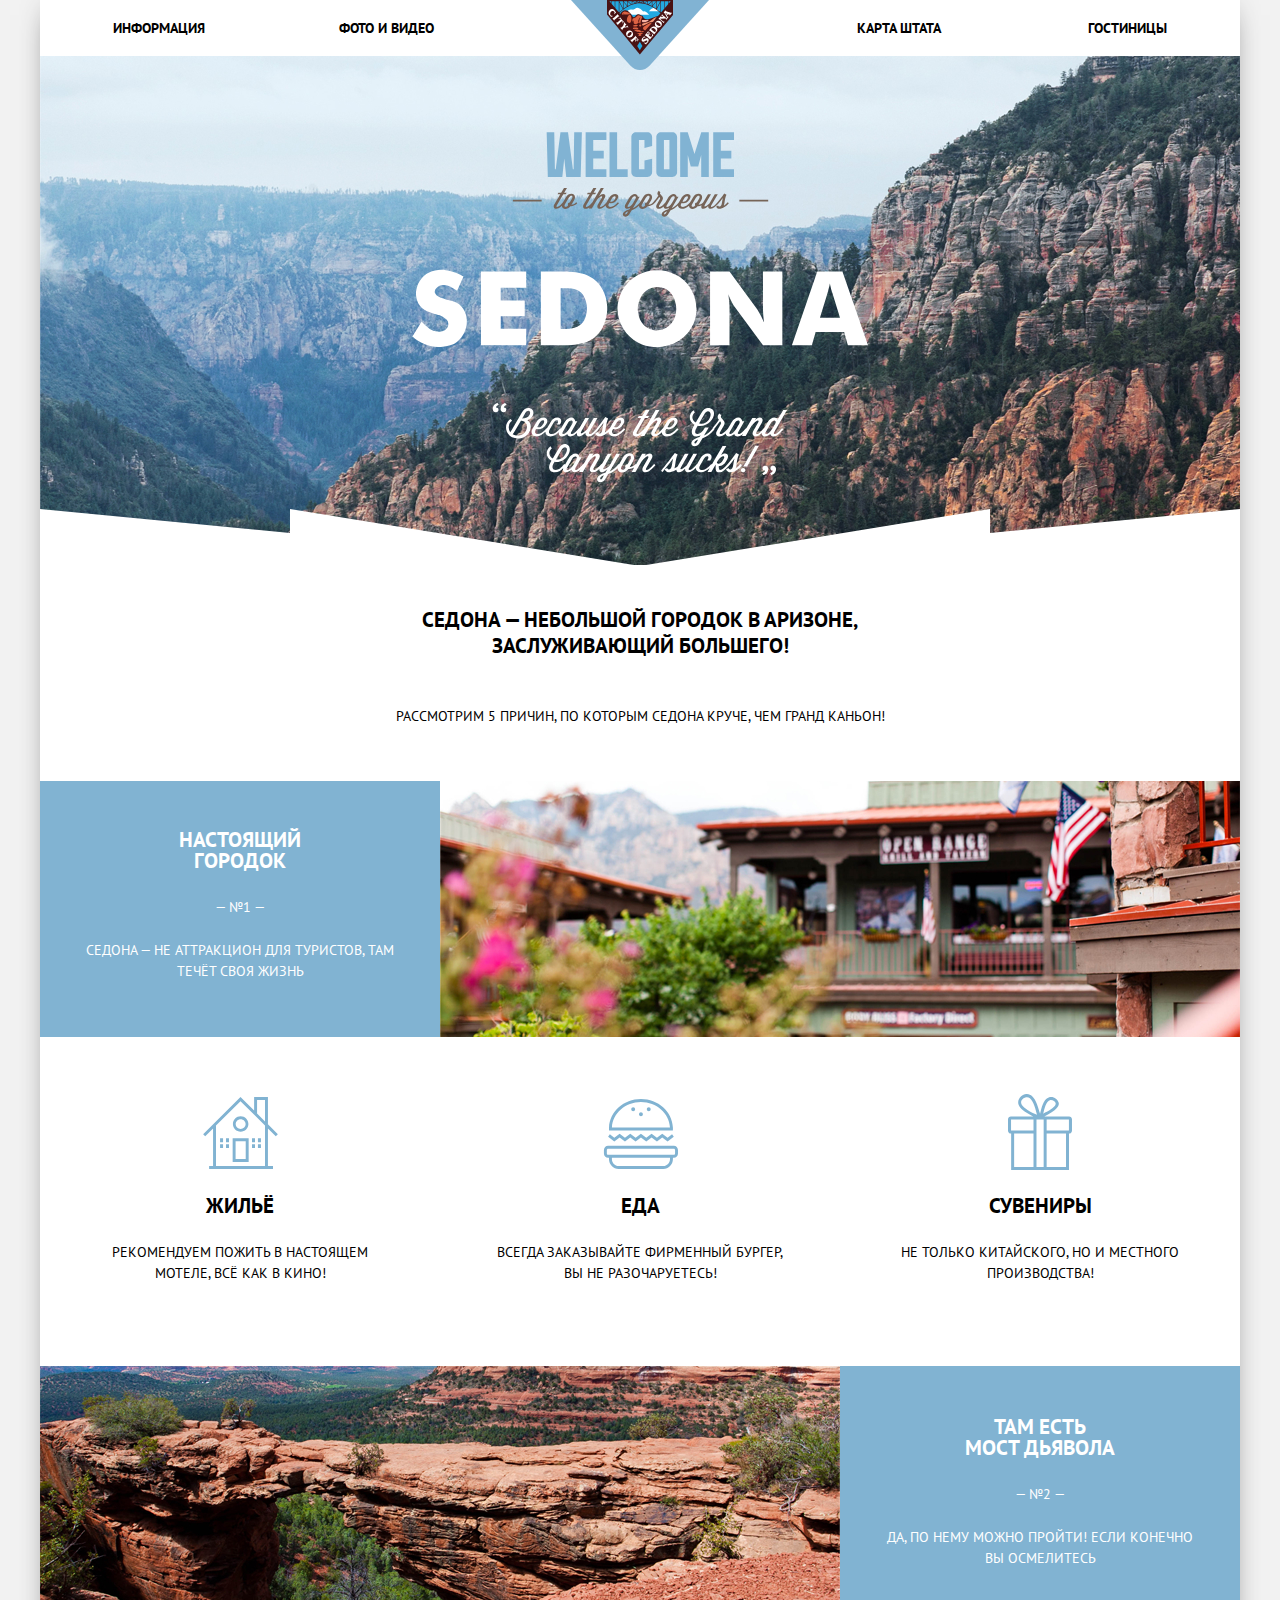
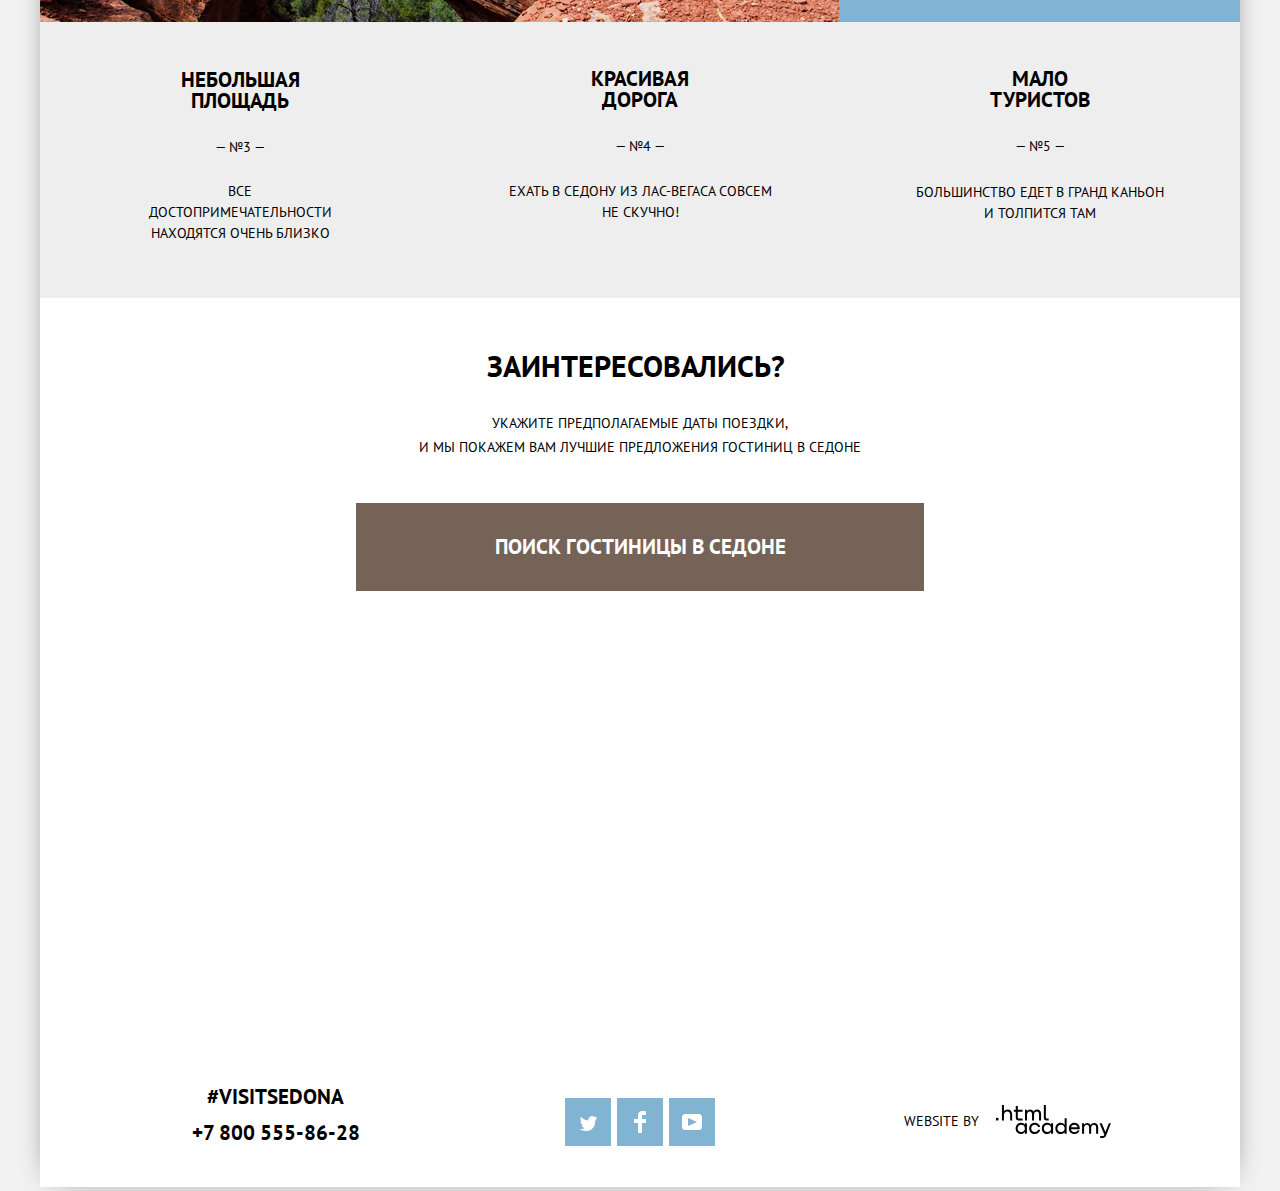
<file: index.html>
<!DOCTYPE html>
<html class="page" lang="ru">

<head>
  <meta charset="utf-8">
  <title>HTML Academy: Седона</title>
  <link rel="stylesheet"
    href="https://fonts.googleapis.com/css2?family=PT+Sans:ital,wght@0,400;0,700;1,400;1,700&display=swap">
  <link href="css/normalize.css" rel="stylesheet">
  <link href="css/style.min.css" rel="stylesheet">
  <link rel="icon" href="favicon.ico">
  <link rel="icon" href="img/favicon/icon.svg" type="image/svg+xml">
  <link rel="apple-touch-icon" href="img/favicon/180.png">
  <link rel="manifest" href="manifest.webmanifest">
</head>

<body class="page-body main-page-body">
  <header class="main-header">
    <nav class="main-navigation">
      <a class="main-header-logo">
        <img src="img/logo.svg" width="138" height="70" alt="Логотип сайта">
      </a>
      <ul class="site-navigation">
        <li class="site-navigation-item"><a href="#">Информация</a></li>
        <li class="site-navigation-item"><a href="#">Фото и видео</a></li>
        <li class="site-navigation-item"><a href="#">Карта штата</a></li>
        <li class="site-navigation-item"><a href="catalog.html">Гостиницы</a></li>
      </ul>
    </nav>
  </header>
  <main class="center">
    <section class="greetings">
      <div class="greetings-picture">
        <img class="welcome-sedona" src="img/welcome-imgs/welcome.svg" width="457" height="351"
          alt="Welcome to the georgeous Sedona! Because the Grand Canyon sucks! ">
      </div>
      <div class="greetings-text">
        <h1 class="welcome">Седона — небольшой городок в Аризоне,<br>заслуживающий большего!</h1>
        <p>Рассмотрим 5 причин, по которым Седона круче, чем Гранд Каньон!</p>
      </div>
    </section>
    <section class="features">
      <h2 class="visually-hidden">Преимущества</h2>
      <ul class="features-list">
        <li class="feature-item feature-special-1">
          <div class="feature-item-text true-town">
            <h3>Настоящий<br>городок</h3>
            <p>— №1 —</p>
            <p>Седона — не аттракцион для туристов, там<br>течёт своя жизнь</p>
          </div>
          <img src="img/main-page-imgs/cafe-img.jpg" width="800" height="256" alt="Повседневная атмосфера города">
          <ul class="entertainments-list">
            <li class="entertainment-item house">
              <h3>Жильё</h3>
              <p>Рекомендуем пожить в настоящем<br>мотеле, всё как в кино!</p>
            </li>
            <li class="entertainment-item food">
              <h3>Еда</h3>
              <p>Всегда заказывайте фирменный бургер,<br>вы не разочаруетесь!</p>
            </li>
            <li class="entertainment-item souvenirs">
              <h3>Сувениры</h3>
              <p>Не только китайского, но и местного<br>производства!</p>
            </li>
          </ul>
        </li>
        <li class="feature-item feature-special-2">
          <div class="feature-item-text bridge">
            <h3>Там есть<br>Мост дьявола</h3>
            <p>— №2 —</p>
            <p>Да, по нему можно пройти! Если конечно<br>вы осмелитесь</p>
          </div>
          <img src="img/main-page-imgs/bridge-img.jpg" width="800" height="256" alt="Каменный проход над пропастью">
        </li>
        <li class="feature-item square">
          <h3>Небольшая<br> площадь</h3>
          <p>— №3 —</p>
          <p>Все достопримечательности находятся очень близко</p>
        </li>
        <li class="feature-item road">
          <h3>Красивая<br> дорога</h3>
          <p>— №4 —</p>
          <p>Ехать в седону из Лас-Вегаса совсем не скучно!</p>
        </li>
        <li class="feature-item tourists">
          <h3>Мало<br> туристов</h3>
          <p>— №5 —</p>
          <p>Большинство едет в гранд каньон и толпится там</p>
        </li>
      </ul>
    </section>
    <section class="modal">
      <h2 class="interested">Заинтересовались?</h2>
      <p class="modal-descripion">Укажите предполагаемые даты поездки,<br>и мы покажем вам лучшие предложения гостиниц в
        Седоне</p>
      <button class="button modal-open" type="button">поиск гостиницы в Седоне</button>
      <form class="find-hotel-form" action="https://echo.htmlacademy.ru" method="post">
        <label class="find-hotel-item input-flex-calendar" for="check-in">Дата заезда:</label>
        <div class="calendar-container input-flex-calendar">
          <input class="form-background form-date-in" type="text" name="check-in" id="check-in"
            placeholder="24 апреля 2017">
          <button class="calendar button-input" type="button">
            <span class="visually-hidden">Выберите подходящую дату в календаре</span>
            <svg width="21" height="23" viewBox="0 0 21 23" fill="none" xmlns="http://www.w3.org/2000/svg">
              <path fill-rule="evenodd" clip-rule="evenodd"
                d="M16.406 3.02498H19.251C20.217 3.02498 21 3.84698 21 4.86198V21.164C21 22.179 20.217 23 19.251 23H1.75C0.784 23 0 22.179 0 21.164V4.86198C0 3.84698 0.784 3.02498 1.75 3.02498H4.593V1.64798C4.593 1.26698 4.887 0.958984 5.25 0.958984C5.612 0.958984 5.906 1.26698 5.906 1.64798V3.02498H9.844V1.64798C9.844 1.26698 10.138 0.958984 10.501 0.958984C10.862 0.958984 11.156 1.26698 11.156 1.64798V3.02498H15.094V1.64798C15.094 1.26698 15.387 0.958984 15.75 0.958984C16.112 0.958984 16.406 1.26698 16.406 1.64798V3.02498ZM19.5646 21.484C19.6466 21.3979 19.691 21.2828 19.688 21.164H19.689V4.86198C19.689 4.60898 19.493 4.40298 19.252 4.40298H16.407V5.78098C16.407 6.16198 16.113 6.46998 15.751 6.46998C15.388 6.46998 15.095 6.16198 15.095 5.78098V4.40298H11.157V5.78098C11.157 6.16198 10.863 6.46998 10.502 6.46998C10.139 6.46998 9.845 6.16198 9.845 5.78098V4.40298H5.907V5.78098C5.907 6.16198 5.613 6.46998 5.251 6.46998C4.888 6.46998 4.594 6.16198 4.594 5.78098V4.40298H1.75C1.50263 4.40953 1.30696 4.61458 1.312 4.86198V21.164C1.30696 21.4114 1.50263 21.6164 1.75 21.623H19.251C19.3698 21.6201 19.4826 21.5701 19.5646 21.484Z"
                fill="#A9A9A9" />
              <path fill-rule="evenodd" clip-rule="evenodd"
                d="M4.59399 9.2251H7.21899V11.2911H4.59399V9.2251ZM4.59399 12.6681H7.21899V14.7351H4.59399V12.6681ZM7.21899 16.1121H4.59399V18.1781H7.21899V16.1121ZM9.18799 16.1121H11.813V18.1781H9.18799V16.1121ZM11.813 12.6681H9.18799V14.7351H11.813V12.6681ZM9.18799 9.2251H11.813V11.2911H9.18799V9.2251ZM16.406 16.1121H13.781V18.1781H16.406V16.1121ZM13.781 12.6681H16.406V14.7351H13.781V12.6681ZM16.406 9.2251H13.781V11.2911H16.406V9.2251Z"
                fill="#A9A9A9" />
            </svg>
          </button>
        </div>
        <label class="find-hotel-item input-flex-calendar" for="check-out">Дата выезда:</label>
        <div class="calendar-container input-flex-calendar">
          <input class="form-background form-date-out" type="text" name="check-out" id="check-out"
            placeholder="4 июля 2017">
          <button class="calendar button-input" type="button">
            <span class="visually-hidden">Выберите подходящую дату в календаре</span>
            <svg width="21" height="23" viewBox="0 0 21 23" fill="none" xmlns="http://www.w3.org/2000/svg">
              <path fill-rule="evenodd" clip-rule="evenodd"
                d="M16.406 3.02498H19.251C20.217 3.02498 21 3.84698 21 4.86198V21.164C21 22.179 20.217 23 19.251 23H1.75C0.784 23 0 22.179 0 21.164V4.86198C0 3.84698 0.784 3.02498 1.75 3.02498H4.593V1.64798C4.593 1.26698 4.887 0.958984 5.25 0.958984C5.612 0.958984 5.906 1.26698 5.906 1.64798V3.02498H9.844V1.64798C9.844 1.26698 10.138 0.958984 10.501 0.958984C10.862 0.958984 11.156 1.26698 11.156 1.64798V3.02498H15.094V1.64798C15.094 1.26698 15.387 0.958984 15.75 0.958984C16.112 0.958984 16.406 1.26698 16.406 1.64798V3.02498ZM19.5646 21.484C19.6466 21.3979 19.691 21.2828 19.688 21.164H19.689V4.86198C19.689 4.60898 19.493 4.40298 19.252 4.40298H16.407V5.78098C16.407 6.16198 16.113 6.46998 15.751 6.46998C15.388 6.46998 15.095 6.16198 15.095 5.78098V4.40298H11.157V5.78098C11.157 6.16198 10.863 6.46998 10.502 6.46998C10.139 6.46998 9.845 6.16198 9.845 5.78098V4.40298H5.907V5.78098C5.907 6.16198 5.613 6.46998 5.251 6.46998C4.888 6.46998 4.594 6.16198 4.594 5.78098V4.40298H1.75C1.50263 4.40953 1.30696 4.61458 1.312 4.86198V21.164C1.30696 21.4114 1.50263 21.6164 1.75 21.623H19.251C19.3698 21.6201 19.4826 21.5701 19.5646 21.484Z"
                fill="#A9A9A9" />
              <path fill-rule="evenodd" clip-rule="evenodd"
                d="M4.59399 9.2251H7.21899V11.2911H4.59399V9.2251ZM4.59399 12.6681H7.21899V14.7351H4.59399V12.6681ZM7.21899 16.1121H4.59399V18.1781H7.21899V16.1121ZM9.18799 16.1121H11.813V18.1781H9.18799V16.1121ZM11.813 12.6681H9.18799V14.7351H11.813V12.6681ZM9.18799 9.2251H11.813V11.2911H9.18799V9.2251ZM16.406 16.1121H13.781V18.1781H16.406V16.1121ZM13.781 12.6681H16.406V14.7351H13.781V12.6681ZM16.406 9.2251H13.781V11.2911H16.406V9.2251Z"
                fill="#A9A9A9" />
            </svg>
          </button>
        </div>
        <label class="find-hotel-item input-flex-lessmore" for="adults">Взрослые:</label>
        <div class="less-more-container input-flex-lessmore">
          <input class="form-background form-adults" type="text" name="adults" id="adults" placeholder="2">
          <button class="less button-input" type="button">
            <span class="visually-hidden">Уменьшить количество на единицу</span>
            <svg width="12" height="3" viewBox="0 0 12 3" fill="none" xmlns="http://www.w3.org/2000/svg">
              <rect width="12" height="3" fill="#A9A9A9" />
            </svg>
          </button>
          <button class="more button-input" type="button">
            <span class="visually-hidden">Увеличить количество на единицу</span>
            <svg width="11" height="11" viewBox="0 0 11 11" fill="none" xmlns="http://www.w3.org/2000/svg">
              <path fill-rule="evenodd" clip-rule="evenodd"
                d="M4.23086 6.76932V11H6.76932V6.76932H11V4.23086H6.76932V0H4.23085V4.23086H0V6.76932H4.23086Z"
                fill="#A9A9A9" />
            </svg>
          </button>
        </div>
        <label class="find-hotel-item input-flex-lessmore left" for="kids">Дети:</label>
        <div class="less-more-container input-flex-lessmore">
          <input class="form-background form-kids" type="text" name="kids" id="kids" placeholder="0">
          <button class="less button-input" type="button">
            <span class="visually-hidden">Уменьшить количество на единицу</span>
            <svg width="12" height="3" viewBox="0 0 12 3" fill="none" xmlns="http://www.w3.org/2000/svg">
              <rect width="12" height="3" fill="#A9A9A9" />
            </svg>
          </button>
          <button class="more button-input" type="button">
            <span class="visually-hidden">Увеличить количество на единицу</span>
            <svg width="11" height="11" viewBox="0 0 11 11" fill="none" xmlns="http://www.w3.org/2000/svg">
              <path fill-rule="evenodd" clip-rule="evenodd"
                d="M4.23086 6.76932V11H6.76932V6.76932H11V4.23086H6.76932V0H4.23085V4.23086H0V6.76932H4.23086Z"
                fill="#A9A9A9" />
            </svg>
          </button>
        </div>
        <button class="button modal-submit" type="submit">Найти</button>
      </form>
    </section>
    <section class="map">
      <h2 class="visually-hidden">Где находится Седона?</h2>
      <img class="map-img" src="img/map.png" width="1199" height="594" alt="Расположение Седоны на карте">
      <iframe
        src="https://www.google.com/maps/embed?pb=!1m14!1m8!1m3!1d486491.42802501784!2d-111.93723599929747!3d34.93879926337647!3m2!1i1024!2i768!4f13.1!3m3!1m2!1s0x872da132f942b00d%3A0x5548c523fa6c8efd!2z0KHQtdC00L7QvdCwLCDQkNGA0LjQt9C-0L3QsCA4NjMzNiwg0KHQqNCQ!5e0!3m2!1sru!2sru!4v1626663251841!5m2!1sru!2sru"
        allowfullscreen="" loading="lazy" title="Расположение города на карте"></iframe>
    </section>
  </main>
  <footer class="main-footer footer-opacity">
    <div class="footer-info">
      <p class="hashtag">
        #visitsedona
      </p>
      <p class="contacts">
        <a class="footer-phone" href="tel:+78005558628">+7 800 555-86-28</a>
      </p>
    </div>
    <section class="footer-social">
      <h2>Давайте дружить!</h2>
      <ul class="social-list">
        <li>
          <a class="social-button twitter" href="#">
            <span class="visually-hidden">Twitter</span>
            <svg width="17" height="17" viewBox="0 0 17 17" fill="none" xmlns="http://www.w3.org/2000/svg">
              <path
                d="M10.95 1.14409C12.635 0.648089 13.934 1.41409 14.527 2.32309C15.2 2.09209 15.858 1.84209 16.538 1.61509C16.5249 2.30145 16.2117 2.94761 15.681 3.38309C16.366 3.55309 16.985 2.89209 16.985 2.89209C16.816 3.89209 15.979 4.68009 15.422 4.91609C15.191 11.6661 12.247 16.1331 5.34498 15.9981H4.89898C4.48898 15.9981 0.734977 15.5381 0.000976562 14.1111C2.27198 14.3071 3.89398 13.6891 4.69398 12.9341C3.73398 12.6341 2.01498 12.4571 1.71498 9.98409C2.06398 10.0901 2.27898 10.2121 2.90498 10.1031C1.70498 9.24709 0.373977 8.53009 0.447977 6.33009C0.732977 6.65809 1.51498 6.86609 1.78798 6.80209C1.08498 6.56109 -0.182023 3.44209 0.893977 1.85009C2.71198 3.70409 4.62898 5.45609 8.04598 5.62309C8.25398 3.33009 9.18298 1.79309 10.95 1.14409Z"
                fill="white" />
            </svg>
          </a>
        </li>
        <li>
          <a class="social-button facebook" href="#">
            <span class="visually-hidden">Facebook</span>
            <svg width="12" height="22" viewBox="0 0 12 22" fill="none" xmlns="http://www.w3.org/2000/svg">
              <path d="M12 4V0H8C5.79086 0 4 1.79086 4 4V8H0V12H4V22H8V12H12V8H8V4H12Z" fill="white" />
            </svg>
          </a>
        </li>
        <li>
          <a class="social-button youtube" href="#">
            <span class="visually-hidden">YouTube</span>
            <svg width="20" height="16" viewBox="0 0 20 16" fill="none" xmlns="http://www.w3.org/2000/svg">
              <path fill-rule="evenodd" clip-rule="evenodd"
                d="M3 0H17C18.65 0 20 1.35 20 3V13C20 14.65 18.65 16 17 16H3C1.35 16 0 14.65 0 13V3C0 1.35 1.35 0 3 0ZM6.027 4.002V11.998L15.014 8L6.027 4.002Z"
                fill="white" />
            </svg>
          </a>
        </li>
      </ul>
    </section>
    <p class="footer-copyright">
      <span> Website by</span>
      <a class="button htmlacademy-logo" href="https://htmlacademy.ru/intensive/htmlcss">
        <span class="visually-hidden">Сайт разработан HTML-Академией</span>
        <svg width="115" height="33" viewBox="0 0 115 33" fill="none" xmlns="http://www.w3.org/2000/svg">
          <path d="M0 12.8691V15.4429H2.45789V12.8691H0Z" fill="black" />
          <path
            d="M11.6466 4.52562C10.0863 4.52562 8.82534 5.23341 8.03454 6.26294H7.94905V0H5.91864V15.4429H7.94905V10.1451C7.94905 8.02172 9.27418 6.49888 11.2191 6.49888C13.0572 6.49888 14.1258 7.87158 14.1258 9.71614V15.4429H16.1563V9.35153C16.1563 6.41308 14.3396 4.52562 11.6466 4.52562Z"
            fill="black" />
          <path
            d="M26.6171 4.82696H21.8082V1.07349H19.7778V4.82696H17.8542V6.80022H19.7778V12.7843C19.7778 14.5002 20.7396 15.4439 22.4708 15.4439H26.6171V13.4492H22.8769C22.193 13.4492 21.8082 13.0632 21.8082 12.3983V6.80022H26.6171V4.82696Z"
            fill="black" />
          <path
            d="M41.1215 4.54712C39.497 4.54712 38.2576 5.34071 37.5736 6.60618H37.5095C36.8897 5.36217 35.7356 4.54712 34.154 4.54712C32.7434 4.54712 31.6746 5.29781 31.0336 6.3488H30.948V4.82596H29.0031V15.4429H31.0336V9.99504C31.0336 8.00032 32.0806 6.54184 33.6624 6.49894C35.1584 6.45604 36.0347 7.52847 36.0347 9.13708V15.4429H38.0652V9.82343C38.0652 7.44266 39.4758 6.49894 40.6941 6.49894C42.1688 6.49894 43.0452 7.52847 43.0452 9.13708V15.4429H45.0754V8.92261C45.0754 6.3488 43.6221 4.54712 41.1215 4.54712Z"
            fill="black" />
          <path
            d="M47.8271 12.6975C47.8271 14.4348 48.8103 15.4429 50.6269 15.4429H52.6359V13.4696H50.9261C50.2422 13.4696 49.8574 13.0835 49.8574 12.4186V0H47.8271V12.6975Z"
            fill="black" />
          <path
            d="M28.9048 19.6888H28.8192C28.027 18.6227 26.7425 17.8764 25.0295 17.8551C21.882 17.8124 19.6338 20.1365 19.6338 23.4202C19.6338 26.7252 21.9248 29.0494 25.008 29.0068C26.7637 28.9853 28.027 28.1965 28.8192 27.0663H28.9048V28.7081H30.9177V18.1536H28.9048V19.6888ZM25.3077 27.0451C23.081 27.0451 21.6679 25.4245 21.6679 23.4202C21.6679 21.4159 23.081 19.7954 25.3077 19.7954C27.4703 19.7954 28.8836 21.4159 28.8836 23.4202C28.8836 25.4033 27.4703 27.0451 25.3077 27.0451Z"
            fill="black" />
          <path
            d="M44.2095 21.9915C43.717 19.6034 41.5973 17.855 38.8139 17.855C35.4524 17.855 33.2042 20.307 33.2042 23.4201C33.2042 26.5331 35.4524 29.0067 38.8139 29.0067C41.5973 29.0067 43.717 27.2155 44.2095 24.8061H42.0898C41.6617 26.1494 40.3984 27.0662 38.8354 27.0662C36.6513 27.0662 35.2381 25.4244 35.2381 23.4201C35.2381 21.4158 36.6513 19.7953 38.8354 19.7953C40.4625 19.7953 41.6617 20.7548 42.0898 21.9915H44.2095Z"
            fill="black" />
          <path
            d="M55.0836 19.6888H54.998C54.2058 18.6227 52.921 17.8764 51.2081 17.8551C48.0607 17.8124 45.8125 20.1365 45.8125 23.4202C45.8125 26.7252 48.1036 29.0494 51.1866 29.0068C52.9425 28.9853 54.2058 28.1965 54.998 27.0663H55.0836V28.7081H57.0962V18.1536H55.0836V19.6888ZM51.4866 27.0451C49.2596 27.0451 47.8466 25.4245 47.8466 23.4202C47.8466 21.4159 49.2596 19.7954 51.4866 19.7954C53.6491 19.7954 55.0622 21.4159 55.0622 23.4202C55.0622 25.4033 53.6491 27.0451 51.4866 27.0451Z"
            fill="black" />
          <path
            d="M68.6538 19.7953H68.5682C67.776 18.6652 66.4483 17.8763 64.7568 17.855C61.6738 17.8123 59.3827 20.1365 59.3827 23.4415C59.3827 26.7251 61.6309 29.0493 64.7783 29.0067C66.4483 28.9853 67.776 28.239 68.5468 27.1729H68.6538V28.708H70.6665V13.356H68.6538V19.7953ZM65.0568 27.0662C62.8298 27.0662 61.4168 25.4458 61.4168 23.4415C61.4168 21.4372 62.8298 19.8166 65.0568 19.8166C67.2193 19.8166 68.6324 21.4585 68.6324 23.4415C68.6324 25.4458 67.2193 27.0662 65.0568 27.0662Z"
            fill="black" />
          <path
            d="M78.3297 17.855C75.0752 17.855 72.8483 20.3497 72.8483 23.4414C72.8483 26.4479 74.9467 29.0067 78.3724 29.0067C80.8561 29.0067 82.8475 27.6633 83.5541 25.4244H81.4342C80.9634 26.4267 79.8286 27.0662 78.4582 27.0662C76.5312 27.0662 75.1608 25.7869 75.0108 24.1451H83.7682C84.0464 20.6269 81.8412 17.855 78.3297 17.855ZM78.2868 19.7953C79.9783 19.7953 81.2416 20.8401 81.5627 22.354H75.0538C75.3534 20.8614 76.6168 19.7953 78.2868 19.7953Z"
            fill="black" />
          <path
            d="M98.1985 17.8762C96.5713 17.8762 95.3295 18.6651 94.6443 19.9232H94.5799C93.9591 18.6865 92.8029 17.8762 91.2184 17.8762C89.8054 17.8762 88.7347 18.6225 88.0924 19.6673H88.0068V18.1534H86.0583V28.7079H88.0924V23.2921C88.0924 21.3091 89.1417 19.8592 90.7261 19.8165C92.2247 19.7739 93.1028 20.84 93.1028 22.4392V28.7079H95.1368V23.1215C95.1368 20.7547 96.5499 19.8165 97.7703 19.8165C99.2477 19.8165 100.125 20.84 100.125 22.4392V28.7079H102.16V22.226C102.16 19.6673 100.704 17.8762 98.1985 17.8762Z"
            fill="black" />
          <path
            d="M109.441 27.0237L105.801 18.1536H103.553L108.392 29.7104L108.371 29.753C108.028 30.6272 107.643 30.947 106.701 30.947H104.196V32.9726H106.701C108.542 32.9726 109.527 32.1411 110.212 30.3499L114.88 18.1536H112.803L109.441 27.0237Z"
            fill="black" />
        </svg>
      </a>
    </p>
  </footer>

  <script src="js/script.min.js"></script>

</body>

</html>
</file>
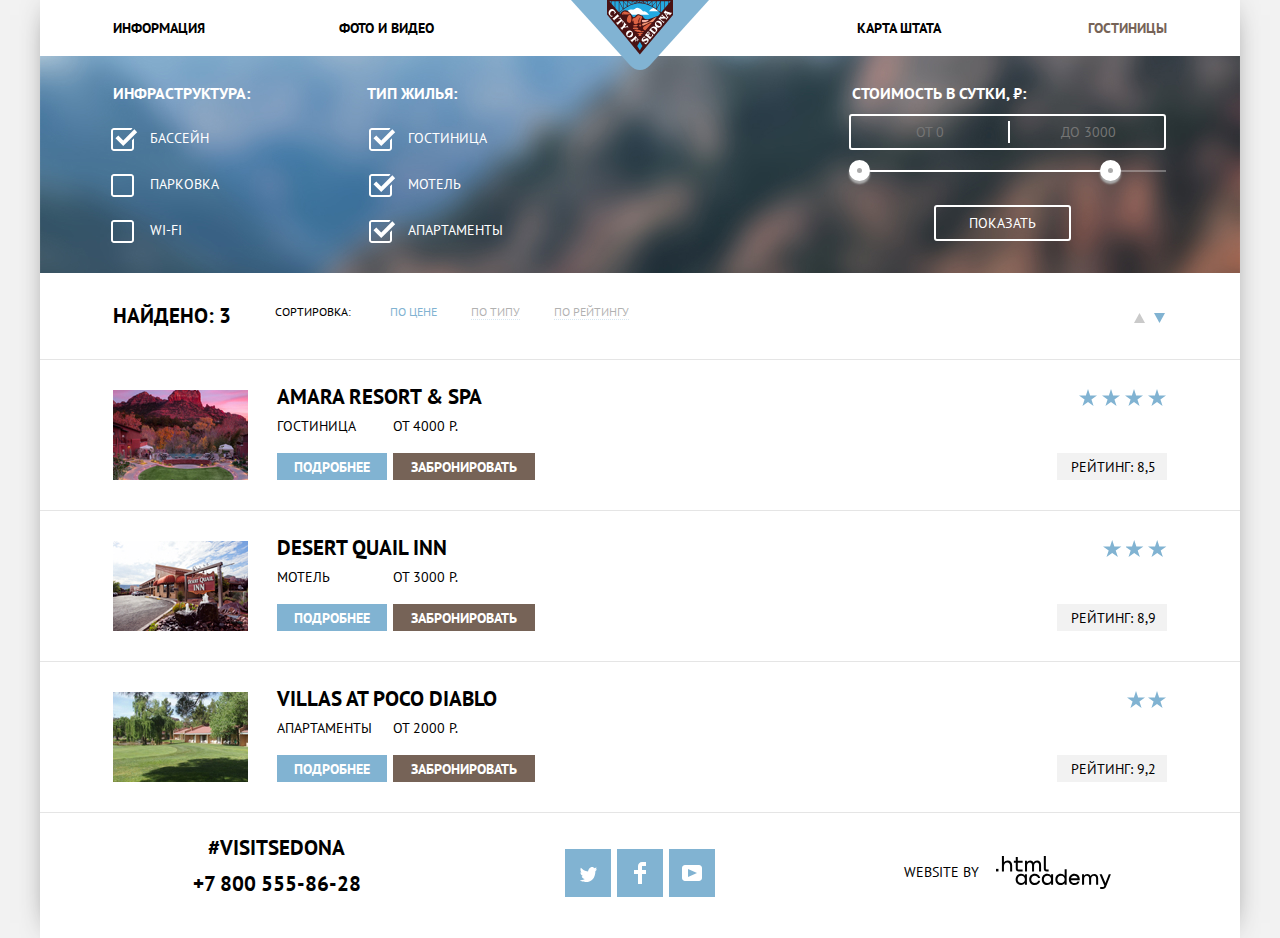
<file: catalog.html>
<!DOCTYPE html>
<html class="page" lang="ru">

<head>
  <meta charset="utf-8">
  <title>HTML Academy: Седона</title>
  <link rel="stylesheet"
    href="https://fonts.googleapis.com/css2?family=PT+Sans:ital,wght@0,400;0,700;1,400;1,700&display=swap">
  <link href="css/normalize.css" rel="stylesheet">
  <link href="css/style.min.css" rel="stylesheet">
  <link rel="icon" href="favicon.ico">
  <link rel="icon" href="img/favicon/icon.svg" type="image/svg+xml">
  <link rel="apple-touch-icon" href="img/favicon/180.png">
  <link rel="manifest" href="manifest.webmanifest">
</head>

<body class="page-body catalog-body">
  <header class="main-header">
    <nav class="main-navigation">
      <a class="main-header-logo" href="index.html">
        <img src="img/logo.svg" width="138" height="70" alt="Логотип сайта">
      </a>
      <ul class="site-navigation">
        <li class="site-navigation-item"><a href="#">Информация</a></li>
        <li class="site-navigation-item"><a href="#">Фото и видео</a></li>
        <li class="site-navigation-item"><a href="#">Карта штата</a></li>
        <li class="site-navigation-item active-page"><a href="catalog.html">Гостиницы</a></li>
      </ul>
    </nav>
  </header>
  <main class="catalog-center">
    <h1 class="visually-hidden">Поиск гостиницы</h1>
    <section class="catalog-filter">
      <h2 style="display: none">Фильтр гостиниц</h2>
      <form class="catalog-filter-form" method="get" action="https://echo.htmlacademy.ru">
        <div class="filter-column">
          <fieldset class="infrastructure-fieldset">
            <legend class="catalog-filter-name">Инфраструктура:</legend>
            <ul class="infrastructure-list">
              <li class="infrastructure-item">
                <input class="catalog-filter-checkbox visually-hidden" type="checkbox" name="pool" id="filter-pool"
                  checked>
                <label for="filter-pool">Бассейн</label>
              </li>
              <li class="infrastructure-item">
                <input class="catalog-filter-checkbox visually-hidden" type="checkbox" name="parking"
                  id="filter-parking">
                <label for="filter-parking">Парковка</label>
              </li>
              <li class="infrastructure-item">
                <input class="catalog-filter-checkbox visually-hidden" type="checkbox" name="wifi" id="filter-wifi">
                <label for="filter-wifi">Wi-Fi</label>
              </li>
            </ul>
          </fieldset>
        </div>
        <div class="filter-column">
          <fieldset class="accommodation-fieldset">
            <legend class="catalog-filter-name">Тип жилья:</legend>
            <ul class="accommodation-list">
              <li class="accommodation-item">
                <input class="catalog-filter-checkbox visually-hidden" type="checkbox" name="hotel" id="filter-hotel"
                  checked>
                <label for="filter-hotel">Гостиница</label>
              </li>
              <li class="accommodation-item">
                <input class="catalog-filter-checkbox visually-hidden" type="checkbox" name="motel" id="filter-motel"
                  checked>
                <label for="filter-motel">Мотель</label>
              </li>
              <li class="accommodation-item">
                <input class="catalog-filter-checkbox visually-hidden" type="checkbox" name="apartments"
                  id="filter-apartments" checked>
                <label for="filter-apartments">Апартаменты</label>
              </li>
            </ul>
          </fieldset>
        </div>
        <div class="filter-column filter-column-3">
          <fieldset class="filter-item">
            <legend class="filter-legend">Стоимость в сутки, <span>&#8381;</span>:</legend>
            <div class="price-controls">
              <label class="min-price">
                <input type="text" name="min-price" placeholder="от 0">
              </label>
              <div class="rectangle">
                <svg width="2" height="22" viewBox="0 0 2 22" fill="none" xmlns="http://www.w3.org/2000/svg">
                  <rect width="2" height="22" fill="white" />
                </svg>
              </div>
              <label class="max-price">
                <input type="text" name="max-price" placeholder="до 3000">
              </label>
            </div>
            <div class="range-filter">
              <div class="range-controls">
                <div class="scale">
                  <div class="bar"></div>
                </div>
                <div class="toggle toggle-min" tabindex="0"></div>
                <div class="toggle toggle-max" tabindex="0"></div>
              </div>
            </div>
          </fieldset>
          <button class="catalog-filter-button" type="submit">Показать</button>
        </div>
      </form>
    </section>
    <section class="catalog-results">
      <div class="sorting-flex">
        <h3>Найдено: 3</h3>
        <div class="results-container">
          <p class="results-sorting-name">Сортировка:</p>
          <ul class="results-sorting-list">
            <li class="results-sorting-item sorting-item-active"><a href="#">По цене</a></li>
            <li class="results-sorting-item"><a href="#">По типу</a></li>
            <li class="results-sorting-item"><a href="#">По рейтингу</a></li>
            <li class="results-sorting-item triangle">
              <a class="results-sorting-triangle" href="#">
                <span class="visually-hidden">Сортировка по возрастанию стоимости</span>
                <svg width="11" height="10" viewBox="0 0 11 10" fill="none" xmlns="http://www.w3.org/2000/svg">
                  <path d="M5.5 0L0 10H11L5.5 0Z" fill="#CACACA" />
                </svg>
              </a>
              <a class="results-sorting-triangle sorting-item-active" href="#">
                <span class="visually-hidden">Сортировка по убыванию стоимости</span>
                <svg width="11" height="10" viewBox="0 0 11 10" fill="none" xmlns="http://www.w3.org/2000/svg">
                  <path d="M5.5 10L0 0H11" fill="#CACACA" />
                </svg>
              </a>
            </li>
          </ul>
        </div>
      </div>
      <ul class="results-list">
        <li class="results-item">
          <article class="hotel-card">
            <div class="results-img">
              <img class="hotel-picture" src="img/catalog-imgs/amara-resort-spa.jpg" width="135" height="90"
                alt="Отель с видом на горы">
            </div>
            <div class="results-text">
              <h3 class="result-name"><a href="#">Amara Resort & Spa</a></h3>
              <p>Гостиница</p>
              <p>От 4000 Р.</p>
              <a class="more-info-button" href="#">Подробнее</a>
              <a class="book-button" href="#">Забронировать</a>
            </div>
            <div class="results-rating">
              <p class="stars stars-four">3 звезды</p>
              <p class="rating">Рейтинг: 8,5</p>
            </div>
          </article>
        </li>
        <li class="results-item">
          <article class="hotel-card">
            <div class="results-img">
              <img src="img/catalog-imgs/desert-quail-inn.jpg" width="135" height="90" alt="Мотель с большой парковкой">
            </div>
            <div class="results-text">
              <h3 class="result-name"><a href="#">Desert Quail Inn</a></h3>
              <p>Мотель</p>
              <p>От 3000 Р.</p>
              <a class="more-info-button" href="#">Подробнее</a>
              <a class="book-button" href="#">Забронировать</a>
            </div>
            <div class="results-rating">
              <p class="stars stars-three">3 звезды</p>
              <p class="rating">Рейтинг: 8,9</p>
            </div>
          </article>
        </li>
        <li class="results-item">
          <article class="hotel-card">
            <div class="results-img">
              <img src="img/catalog-imgs/villas-at-poco-diablo.jpg" width="135" height="90" alt="Жильё около парка">
            </div>
            <div class="results-text">
              <h3 class="result-name"><a href="#">Villas at Poco Diablo</a></h3>
              <p>Апартаменты</p>
              <p>От 2000 Р.</p>
              <a class="more-info-button" href="#">Подробнее</a>
              <a class="book-button" href="#">Забронировать</a>
            </div>
            <div class="results-rating">
              <p class="stars stars-two">3 звезды</p>
              <p class="rating">Рейтинг: 9,2</p>
            </div>
          </article>
        </li>
      </ul>
    </section>
  </main>
  <footer class="main-footer">
    <div class="footer-info">
      <p class="hashtag">
        #visitsedona
      </p>
      <p class="contacts">
        <a class="footer-phone" href="tel:+78005558628">+7 800 555-86-28</a>
      </p>
    </div>
    <section class="footer-social">
      <h2>Давайте дружить!</h2>
      <ul class="social-list">
        <li>
          <a class="social-button twitter" href="#">
            <span class="visually-hidden">Twitter</span>
            <svg width="17" height="17" viewBox="0 0 17 17" fill="none" xmlns="http://www.w3.org/2000/svg">
              <path
                d="M10.95 1.14409C12.635 0.648089 13.934 1.41409 14.527 2.32309C15.2 2.09209 15.858 1.84209 16.538 1.61509C16.5249 2.30145 16.2117 2.94761 15.681 3.38309C16.366 3.55309 16.985 2.89209 16.985 2.89209C16.816 3.89209 15.979 4.68009 15.422 4.91609C15.191 11.6661 12.247 16.1331 5.34498 15.9981H4.89898C4.48898 15.9981 0.734977 15.5381 0.000976562 14.1111C2.27198 14.3071 3.89398 13.6891 4.69398 12.9341C3.73398 12.6341 2.01498 12.4571 1.71498 9.98409C2.06398 10.0901 2.27898 10.2121 2.90498 10.1031C1.70498 9.24709 0.373977 8.53009 0.447977 6.33009C0.732977 6.65809 1.51498 6.86609 1.78798 6.80209C1.08498 6.56109 -0.182023 3.44209 0.893977 1.85009C2.71198 3.70409 4.62898 5.45609 8.04598 5.62309C8.25398 3.33009 9.18298 1.79309 10.95 1.14409Z"
                fill="white" />
            </svg>
          </a>
        </li>
        <li>
          <a class="social-button facebook" href="#">
            <span class="visually-hidden">Facebook</span>
            <svg width="12" height="22" viewBox="0 0 12 22" fill="none" xmlns="http://www.w3.org/2000/svg">
              <path d="M12 4V0H8C5.79086 0 4 1.79086 4 4V8H0V12H4V22H8V12H12V8H8V4H12Z" fill="white" />
            </svg>
          </a>
        </li>
        <li>
          <a class="social-button youtube" href="#">
            <span class="visually-hidden">YouTube</span>
            <svg width="20" height="16" viewBox="0 0 20 16" fill="none" xmlns="http://www.w3.org/2000/svg">
              <path fill-rule="evenodd" clip-rule="evenodd"
                d="M3 0H17C18.65 0 20 1.35 20 3V13C20 14.65 18.65 16 17 16H3C1.35 16 0 14.65 0 13V3C0 1.35 1.35 0 3 0ZM6.027 4.002V11.998L15.014 8L6.027 4.002Z"
                fill="white" />
            </svg>
          </a>
        </li>
      </ul>
    </section>
    <p class="footer-copyright">
      <span> Website by</span>
      <a class="button htmlacademy-logo" href="https://htmlacademy.ru/intensive/htmlcss">
        <span class="visually-hidden">Сайт разработан HTML-Академией</span>
        <svg width="115" height="33" viewBox="0 0 115 33" fill="none" xmlns="http://www.w3.org/2000/svg">
          <path d="M0 12.8691V15.4429H2.45789V12.8691H0Z" fill="black" />
          <path
            d="M11.6466 4.52562C10.0863 4.52562 8.82534 5.23341 8.03454 6.26294H7.94905V0H5.91864V15.4429H7.94905V10.1451C7.94905 8.02172 9.27418 6.49888 11.2191 6.49888C13.0572 6.49888 14.1258 7.87158 14.1258 9.71614V15.4429H16.1563V9.35153C16.1563 6.41308 14.3396 4.52562 11.6466 4.52562Z"
            fill="black" />
          <path
            d="M26.6171 4.82696H21.8082V1.07349H19.7778V4.82696H17.8542V6.80022H19.7778V12.7843C19.7778 14.5002 20.7396 15.4439 22.4708 15.4439H26.6171V13.4492H22.8769C22.193 13.4492 21.8082 13.0632 21.8082 12.3983V6.80022H26.6171V4.82696Z"
            fill="black" />
          <path
            d="M41.1215 4.54712C39.497 4.54712 38.2576 5.34071 37.5736 6.60618H37.5095C36.8897 5.36217 35.7356 4.54712 34.154 4.54712C32.7434 4.54712 31.6746 5.29781 31.0336 6.3488H30.948V4.82596H29.0031V15.4429H31.0336V9.99504C31.0336 8.00032 32.0806 6.54184 33.6624 6.49894C35.1584 6.45604 36.0347 7.52847 36.0347 9.13708V15.4429H38.0652V9.82343C38.0652 7.44266 39.4758 6.49894 40.6941 6.49894C42.1688 6.49894 43.0452 7.52847 43.0452 9.13708V15.4429H45.0754V8.92261C45.0754 6.3488 43.6221 4.54712 41.1215 4.54712Z"
            fill="black" />
          <path
            d="M47.8271 12.6975C47.8271 14.4348 48.8103 15.4429 50.6269 15.4429H52.6359V13.4696H50.9261C50.2422 13.4696 49.8574 13.0835 49.8574 12.4186V0H47.8271V12.6975Z"
            fill="black" />
          <path
            d="M28.9048 19.6888H28.8192C28.027 18.6227 26.7425 17.8764 25.0295 17.8551C21.882 17.8124 19.6338 20.1365 19.6338 23.4202C19.6338 26.7252 21.9248 29.0494 25.008 29.0068C26.7637 28.9853 28.027 28.1965 28.8192 27.0663H28.9048V28.7081H30.9177V18.1536H28.9048V19.6888ZM25.3077 27.0451C23.081 27.0451 21.6679 25.4245 21.6679 23.4202C21.6679 21.4159 23.081 19.7954 25.3077 19.7954C27.4703 19.7954 28.8836 21.4159 28.8836 23.4202C28.8836 25.4033 27.4703 27.0451 25.3077 27.0451Z"
            fill="black" />
          <path
            d="M44.2095 21.9915C43.717 19.6034 41.5973 17.855 38.8139 17.855C35.4524 17.855 33.2042 20.307 33.2042 23.4201C33.2042 26.5331 35.4524 29.0067 38.8139 29.0067C41.5973 29.0067 43.717 27.2155 44.2095 24.8061H42.0898C41.6617 26.1494 40.3984 27.0662 38.8354 27.0662C36.6513 27.0662 35.2381 25.4244 35.2381 23.4201C35.2381 21.4158 36.6513 19.7953 38.8354 19.7953C40.4625 19.7953 41.6617 20.7548 42.0898 21.9915H44.2095Z"
            fill="black" />
          <path
            d="M55.0836 19.6888H54.998C54.2058 18.6227 52.921 17.8764 51.2081 17.8551C48.0607 17.8124 45.8125 20.1365 45.8125 23.4202C45.8125 26.7252 48.1036 29.0494 51.1866 29.0068C52.9425 28.9853 54.2058 28.1965 54.998 27.0663H55.0836V28.7081H57.0962V18.1536H55.0836V19.6888ZM51.4866 27.0451C49.2596 27.0451 47.8466 25.4245 47.8466 23.4202C47.8466 21.4159 49.2596 19.7954 51.4866 19.7954C53.6491 19.7954 55.0622 21.4159 55.0622 23.4202C55.0622 25.4033 53.6491 27.0451 51.4866 27.0451Z"
            fill="black" />
          <path
            d="M68.6538 19.7953H68.5682C67.776 18.6652 66.4483 17.8763 64.7568 17.855C61.6738 17.8123 59.3827 20.1365 59.3827 23.4415C59.3827 26.7251 61.6309 29.0493 64.7783 29.0067C66.4483 28.9853 67.776 28.239 68.5468 27.1729H68.6538V28.708H70.6665V13.356H68.6538V19.7953ZM65.0568 27.0662C62.8298 27.0662 61.4168 25.4458 61.4168 23.4415C61.4168 21.4372 62.8298 19.8166 65.0568 19.8166C67.2193 19.8166 68.6324 21.4585 68.6324 23.4415C68.6324 25.4458 67.2193 27.0662 65.0568 27.0662Z"
            fill="black" />
          <path
            d="M78.3297 17.855C75.0752 17.855 72.8483 20.3497 72.8483 23.4414C72.8483 26.4479 74.9467 29.0067 78.3724 29.0067C80.8561 29.0067 82.8475 27.6633 83.5541 25.4244H81.4342C80.9634 26.4267 79.8286 27.0662 78.4582 27.0662C76.5312 27.0662 75.1608 25.7869 75.0108 24.1451H83.7682C84.0464 20.6269 81.8412 17.855 78.3297 17.855ZM78.2868 19.7953C79.9783 19.7953 81.2416 20.8401 81.5627 22.354H75.0538C75.3534 20.8614 76.6168 19.7953 78.2868 19.7953Z"
            fill="black" />
          <path
            d="M98.1985 17.8762C96.5713 17.8762 95.3295 18.6651 94.6443 19.9232H94.5799C93.9591 18.6865 92.8029 17.8762 91.2184 17.8762C89.8054 17.8762 88.7347 18.6225 88.0924 19.6673H88.0068V18.1534H86.0583V28.7079H88.0924V23.2921C88.0924 21.3091 89.1417 19.8592 90.7261 19.8165C92.2247 19.7739 93.1028 20.84 93.1028 22.4392V28.7079H95.1368V23.1215C95.1368 20.7547 96.5499 19.8165 97.7703 19.8165C99.2477 19.8165 100.125 20.84 100.125 22.4392V28.7079H102.16V22.226C102.16 19.6673 100.704 17.8762 98.1985 17.8762Z"
            fill="black" />
          <path
            d="M109.441 27.0237L105.801 18.1536H103.553L108.392 29.7104L108.371 29.753C108.028 30.6272 107.643 30.947 106.701 30.947H104.196V32.9726H106.701C108.542 32.9726 109.527 32.1411 110.212 30.3499L114.88 18.1536H112.803L109.441 27.0237Z"
            fill="black" />
        </svg>
      </a>
    </p>
  </footer>
</body>

</html>
</file>
<file: css/style.min.css>
:root{--black-text:#000000;--black-light:#333333;--blue-light:#81B3D2;--blue_bright:#23A9E1;--blue-basic:#81B3D3;--blue-hover:#669EC0;--blue-focus:#5496BD;--grey-dark:#766458;--grey-button:#766357;--grey-light:#A9A9A9;--grey-wet:#666666;--grey-extra-light:#CACACA;--grey-button-hover:#604E43;--grey-button-focus:#503E33;--grey-footer-focus:#BDBBBC;--grey-form:#F2F2F2;--grey-blocked:#6A6A6A;--grey-shadow:#ABABAB;--grey-form-hover:#EBEBEB;--white-blocks:#FFFFFF;--white-basic:#EEEEEE;--white-sides:#F2F2F2;--white-focus:#E5E5E5;--white-opacity:rgba(255, 255, 255, 0.3);--footer-opacity:rgba(255, 255, 255, 0.8);--brown:#491213;--peach-dark:#DC6243;--peach-basic:#F49774;--peach-light:#F4B1A4;--clear:rgba(0, 0, 0, 0);--background-picture:#D5DEEC}.visually-hidden{position:absolute;width:1px;height:1px;margin:-1px;border:0;padding:0;white-space:nowrap;clip-path:inset(100%);clip:rect(0 0 0 0);overflow:hidden}.page{height:100%;background-color:var(--white-sides)}.page-body{box-sizing:border-box;margin:0 auto;padding:0;font-family:"PT Sans","Arial",sans-serif;font-size:14px;line-height:21px;font-weight:400;color:var(--black-text);text-transform:uppercase;background-color:var(--white-blocks);box-shadow:0 0 30px -15px var(--black-light);min-height:100%;display:grid;grid-template-rows:min-content 1fr min-content;align-content:start}a{text-decoration:none}img{max-width:100%;height:auto}.main-header,.page-body{width:1200px}.main-navigation{position:relative;font-size:14px;line-height:26px;color:var(--black-text);background-color:var(--white-blocks);font-weight:700;box-sizing:border-box;margin:0;padding:0}.site-navigation{list-style:none;margin:0;padding:15px 73px;box-sizing:border-box;width:1200px;display:flex;justify-content:space-between}.main-header-logo{box-sizing:border-box;position:absolute;left:50%;transform:translatex(-50%);z-index:1}.site-navigation-item:nth-child(1){box-sizing:border-box;width:200px}.site-navigation-item:nth-child(2){box-sizing:border-box;width:200px;margin-right:175px}.site-navigation-item:nth-child(3),.site-navigation-item:nth-child(4){box-sizing:border-box;width:200px;text-align:end}.site-navigation-item:nth-child(4){margin:0}.site-navigation a{color:var(--black-text)}.site-navigation a:hover{color:var(--blue-light)}.site-navigation a:focus{color:var(--black-text);opacity:.3}.greetings{line-height:26px;box-sizing:border-box;position:relative}.greetings-picture,.greetings::after{background-repeat:no-repeat;background-size:cover;width:1200px}.greetings::after{content:"";position:absolute;top:453px;left:0;height:57px;background-image:url(../img/main-page-imgs/shape.svg);background-position:0 0;z-index:1}.greetings-picture{background-image:url(../img/main-page-imgs/background-photo.jpg);background-color:var(--background-picture);background-position:center;box-sizing:border-box;margin:0;padding:0;height:509px}.greetings-decoration{position:absolute;top:509px}.greetings-text,.welcome{box-sizing:border-box;margin:0;text-align:center}.greetings-text{background-color:var(--white-blocks);padding:42px 300px 52px;width:1200px}.greetings-text p{padding:0;margin-top:44px;margin-bottom:0}.welcome{font-size:21px;line-height:26px;font-weight:700}img.welcome-sedona{box-sizing:border-box;display:block;margin-left:auto;margin-right:auto;padding-top:76px;padding-bottom:216px}.features{margin:0}.features-list{list-style:none;margin:0;padding:0;box-sizing:border-box;display:grid;grid-template-columns:1fr 1fr 1fr;background-color:var(--white-basic);width:1200px}.feature-item h3,.feature-item-text{box-sizing:border-box;text-align:center}.feature-item h3{margin-top:0;margin-bottom:26px}.feature-item-text{width:400px;padding-top:46px;justify-content:center;padding-left:0;padding-right:0}.feature-special-1,.feature-special-2{background-color:var(--blue-light);color:var(--white-blocks);box-sizing:border-box;grid-column:1/-1;display:flex;flex-wrap:wrap}.feature-special-2{flex-direction:row-reverse;flex-wrap:nowrap}.entertainments-list{box-sizing:border-box;list-style:none;background-color:var(--white-blocks);color:var(--black-text);margin:0;padding:0;width:100%;display:grid;grid-template-columns:1fr 1fr 1fr}.entertainment-item{padding-left:0;padding-right:0}.entertainment-item h3,.feature-item h3{font-size:21px;line-height:21px;font-weight:700}.food,.house{background-repeat:no-repeat;width:400px}.entertainment-item h3,.house{box-sizing:border-box;text-align:center}.house{background-image:url(../img/icons-entertainments/home-icon.svg);background-position:center 60px;padding:158px 60px 68px}.food{background-image:url(../img/icons-entertainments/food-icon.svg);background-position:center 62px;padding:158px 50px 68px}.bridge,.food,.souvenirs,.true-town{box-sizing:border-box;text-align:center}.souvenirs{background-image:url(../img/icons-entertainments/present-icon.svg);background-repeat:no-repeat;background-position:center 56px;width:400px;padding:158px 60px 68px}.feature-item-text h3{text-align:center}.feature-item-text p{margin-bottom:22px}.bridge,.true-town{padding:48px 45px 30px}.bridge{padding:50px 45px 31px}.square{padding:47px 96px 54px}.road,.road p,.square,.square p{box-sizing:border-box;text-align:center}.square p{margin-top:23px;padding:0;margin-bottom:0}.road,.road p{padding:46px 68px 54px}.road p{margin-top:24px;padding:0;margin-bottom:0}.tourists,.tourists p{padding:46px 76px 54px;text-align:center}.tourists p{margin-top:25px;padding:0;margin-bottom:0}.interested,.modal,.tourists,.tourists p{box-sizing:border-box}.interested{font-size:30px;line-height:24px;margin-top:0;padding-top:56px;margin-left:447px;margin-right:455px;text-align:center}.modal{color:var(--black-text);background-color:var(--white-blocks);display:flex;justify-content:center;align-items:center;flex-direction:column;position:relative;width:1200px}.modal-descripion{text-align:center;margin-top:8px;line-height:24px}.modal-open{background-color:var(--grey-button);color:var(--white-blocks);box-sizing:border-box;margin-left:auto;margin-right:auto;margin-top:30px;padding:28px 136px;width:568px;height:88px}.modal-open:hover,.modal-submit{color:var(--white-blocks);text-align:center}.modal-submit{background-color:var(--blue-light);box-sizing:border-box;padding:20px 192px;width:458px;height:58px}.button{font-size:21px;line-height:26px;box-shadow:none;border:0;outline:0;text-transform:uppercase;font-weight:700;box-sizing:border-box;text-align:center}.modal-open:hover{background-color:var(--grey-button-hover)}.modal-open:focus{color:var(--white-opacity);background-color:var(--grey-button-focus);text-align:center}.modal-submit:hover{color:var(--white-blocks);background-color:var(--blue-hover);text-align:center}.modal-submit:focus{color:var(--white-opacity);background-color:var(--blue-focus);text-align:center}.form-background{background-color:var(--grey-form);border:2px solid var(--grey-form);text-transform:uppercase;font-weight:700}.form-background:hover{background-color:var(--grey-form-hover);border:2px solid var(--grey-form-hover)}.form-background:focus{background-color:var(--white-blocks);border:2px solid var(--white-focus)}.form-date-in,.form-date-out{box-sizing:border-box;width:346px;height:38px;padding-top:0;padding-left:11px}input:focus-visible{outline:0}.calendar-container::placeholder,.less-more-container::placeholder{opacity:1;color:var(--black-text)}.calendar-container{position:relative;box-sizing:border-box;width:346px;margin:0;padding:0;grid-column:2/-1}.calendar{position:absolute;border:0;right:4px;top:6px}.button-input{background-color:var(--clear)}.button-input:hover path,.button-input:hover rect{fill:var(--black-text)}.button-input:focus path,.button-input:focus rect{fill:var(--blue-light)}.form-adults,.form-kids{box-sizing:border-box;width:114px;height:38px;text-align:center}.less-more-container{position:relative;box-sizing:border-box;width:114px;margin:0;padding:0}.less,.more{position:absolute;border:0}.less{left:6px;top:8px}.more{right:9px;top:12px}.find-hotel-form{font-weight:700;box-sizing:border-box;text-align:left;width:568px;padding:53px 55px 55px;background-color:var(--white-blocks);margin-right:auto;box-shadow:0 2px 10px 0 var(--grey-shadow);display:flex;flex-wrap:wrap;justify-content:space-between;align-items:center;position:absolute;top:293px;left:316px}.modal-hide{display:none}.map{margin:0 auto -124px;text-align:center;width:1200px}.map iframe{width:100%;height:594px;border:0}.footer-social h2,.map-hide{display:none}.footer-info,.main-footer{box-sizing:border-box;text-align:center;color:var(--black-text)}.main-footer{background-color:var(--white-blocks);padding-bottom:0;padding-right:73px;padding-left:76px;margin:0;align-items:center;width:1200px;min-height:120px;display:grid;grid-template-columns:1fr 1fr 1fr}.footer-info{width:327px;font-size:21px;line-height:24px;font-weight:700;margin-top:28px;margin-bottom:auto;margin-left:-3px;padding-right:auto}.hashtag{margin:-10px 0 0}.contacts{margin-top:12px;margin-bottom:0}.footer-phone{text-align:center;color:var(--black-text)}.footer-phone:hover{color:var(--blue-light);text-align:center}.footer-phone:focus{color:var(--grey-button);text-align:center}.footer-social{text-align:center;width:400px;padding-left:125px;padding-right:125px;box-sizing:border-box;margin-top:-10px}.footer-social .social-list{list-style:none;margin:0;padding:0;box-sizing:border-box;justify-content:center;text-align:center}.social-button{color:var(--white-blocks);background-color:var(--blue-light)}.facebook,.twitter,.youtube{display:block;box-sizing:border-box;width:46px;height:48px;padding-top:17px}.facebook,.youtube{padding-top:13px}.youtube{padding-top:16px}.social-button:hover{background-color:var(--blue-hover)}.social-button:focus{background-color:var(--blue-focus)}.social-button:focus path{opacity:.3}.footer-copyright{box-sizing:border-box;width:327px;font-size:14px;line-height:26px;color:var(--black-text);align-self:center;margin:0;padding-left:64px;padding-bottom:5px;display:flex}.footer-copyright .button{margin-left:10px}.footer-copyright .button:hover{color:var(--blue-light);box-sizing:border-box;text-align:center}.footer-copyright .button:focus{color:var(--grey-footer-focus);box-sizing:border-box;text-align:center}.social-list{display:flex;padding-right:125px;padding-left:125px;margin:0;text-align:center}.social-list li{margin-right:6px}.social-list li:last-child{margin-right:0}.htmlacademy-logo:hover path,.sorting-item-active path{fill:var(--blue-light)}.htmlacademy-logo:focus path{fill:var(--grey-footer-focus)}.footer-opacity{background-color:var(--footer-opacity);min-height:120px;padding-left:75px;z-index:1}.footer-copyright span{margin-top:3px;margin-right:7px}.find-hotel-item{box-sizing:border-box;padding:0;margin:0;width:112px}.find-hotel-item:nth-child(4){text-align:center}.input-flex-calendar{margin-bottom:28px}.input-flex-lessmore{margin-bottom:54px;margin-top:2px}.left{width:65px;margin-left:auto}.modal-submit{grid-column:1/-1;justify-self:center;padding-top:16px}.catalog-body,.catalog-center{width:1200px}.active-page a{color:var(--grey-button)}.catalog-filter,.catalog-filter-name{line-height:21px;box-sizing:border-box}.catalog-filter{background-color:var(--blue-hover);background-image:url(../img/catalog-imgs/background-fitler.jpg);background-repeat:no-repeat;background-size:cover;font-size:14px;color:var(--white-blocks);padding:27px 64px 7px 0;width:1200px}.catalog-filter-name{font-size:16px;font-weight:700;margin-bottom:24px}.catalog-filter-form{display:grid;grid-template-columns:1fr 1fr 2fr;box-sizing:border-box}.filter-list{box-sizing:border-box;padding-left:73px}.filter-column{width:327px}.filter-column-3{box-sizing:border-box;margin:0 0 0 auto;padding:0;text-align:left;font-size:16px;line-height:21px;font-weight:700}.infrastructure-fieldset{margin:0 0 0 73px;padding:0 20px 0 0;border:0}.infrastructure-list{list-style:none;margin:0;padding:0;box-sizing:border-box;display:flex;flex-direction:column;align-items:flex-start;justify-content:space-between}.infrastructure-item{margin-bottom:25px;margin-left:37px}.infrastructure-item:nth-child(3){margin-bottom:0}.accommodation-fieldset{margin:0;padding:0;border:0}.accommodation-list{list-style:none;margin:0;padding:0;box-sizing:border-box;display:flex;flex-direction:column;align-items:start}.accommodation-item{margin-bottom:25px;margin-left:41px}.catalog-filter-button,.catalog-filter-price{background-color:var(--clear);color:var(--white-blocks);box-sizing:border-box}.catalog-filter-button{width:137px;height:36px;border:2px solid var(--white-blocks);border-radius:3px;text-transform:uppercase;margin-top:15px;margin-left:85px;font-size:14px;line-height:21px}.catalog-filter-button:hover,.catalog-results{background-color:var(--white-blocks);box-sizing:border-box}.catalog-filter-button:hover{color:var(--black-text)}.catalog-results{padding-top:30px;margin-bottom:5px}.sorting-flex{align-items:flex-start;justify-content:flex-start;padding-bottom:30px}.sorting-flex h3{box-sizing:border-box;width:200px;padding-left:73px;line-height:26px;font-size:21px;margin:0}.results-container,.results-sorting-list,.sorting-flex{box-sizing:border-box;display:flex;flex-wrap:wrap}.results-sorting-list{list-style:none;padding:0 0 0 34px;margin:0;font-size:12px;line-height:18px;width:888px;justify-content:flex-start;align-items:flex-start}.results-container{padding-left:35px;width:1000px;align-items:baseline}.results-sorting-name{box-sizing:border-box;font-size:12px;line-height:18px;width:75px;margin:0;padding:0}.results-sorting-item{font-size:12px;line-height:12px;box-sizing:border-box;margin-right:34px}.results-sorting-item a,.results-sorting-item a:hover{color:var(--black-text);opacity:.3;border-bottom:dotted 1px var(--blue-light)}.results-sorting-item a:hover{color:var(--blue-light);opacity:1}.results-sorting-item a:focus{color:var(--black-text);border:0;opacity:1}.sorting-item-active a{color:var(--blue-light);border:0;opacity:1}.sorting-item-active{margin-left:6px}.results-sorting-item:last-child{text-align:end;margin-left:auto;margin-right:73px;align-self:flex-end;margin-top:7px}.triangle a,.triangle:hover a{border:0;opacity:1}.results-sorting-triangle path{color:var(--grey-extra-light)}.results-sorting-triangle:hover path{fill:var(--black-text)}.results-sorting-triangle:focus path{fill:var(--blue-light)}.results-list{list-style:none;margin:0;padding:0;box-sizing:border-box;display:grid;grid-template-rows:auto auto auto;flex-wrap:wrap}.results-item{box-sizing:border-box;border-top:solid 1px var(--white-focus);padding-top:30px;padding-bottom:25px;width:1200px}.results-item:nth-child(3){box-sizing:border-box;border-bottom:solid 1px var(--white-focus)}.result-name{font-size:21px;line-height:26px;color:var(--black-text);font-weight:700;box-sizing:border-box;margin:0 0 10px;grid-column:1/-1}.more-info-button,.more-info-button:hover{color:var(--white-blocks);box-sizing:border-box}.more-info-button{font-size:14px;line-height:21px;font-weight:700;background-color:var(--blue-light);padding-top:4px;height:27px;width:110px;text-align:center}.more-info-button:hover{background-color:var(--blue-hover)}.more-info-button:focus{color:var(--white-opacity);background-color:var(--blue-focus);box-sizing:border-box}.book-button,.book-button:hover{color:var(--white-blocks);box-sizing:border-box}.book-button{font-size:14px;line-height:21px;font-weight:700;background-color:var(--grey-button);padding:4px 15px;height:27px;width:142px;text-align:center}.book-button:hover{background-color:var(--grey-button-hover)}.book-button:focus{color:var(--white-opacity);background-color:var(--grey-button-focus);box-sizing:border-box}.results-rating{box-sizing:border-box;width:200px;align-items:flex-end;margin-top:-8px;margin-left:auto}.stars{font-size:0;width:94px;height:17px;margin:7px 73px 47px auto;background-image:url(../img/icons-buttons/star.svg);background-repeat:space}.stars-four{width:88px}.stars-three{width:64px}.stars-two{width:40px}.hotel-card,.rating{box-sizing:border-box}.rating{background-color:var(--grey-form);text-align:center;width:110px;margin:0 73px 0 auto;padding-left:3px;padding-top:4px;height:27px}.hotel-card{display:flex;align-items:flex-start;justify-content:space-around;margin-bottom:-1px}.results-img{box-sizing:border-box;width:208px;justify-content:flex-end;padding-left:73px}.results-text{box-sizing:border-box;width:700px;align-self:flex-start;margin-left:29px;margin-right:0;padding:0;display:grid;grid-template-columns:110px auto;gap:6px;vertical-align:middle}.results-text p{margin-top:0;margin-bottom:10px}.results-text h3{margin:-6px 0 0;padding:0}.result-name a{color:var(--black-text)}.result-name a:hover{color:var(--blue-focus)}.result-name a:active{color:var(--black-text);opacity:.3}.accommodation-item label,.infrastructure-item label{position:relative;display:block;cursor:pointer;user-select:none}.catalog-filter-checkbox+label::before{content:"";position:absolute;left:-39px;top:0;background-image:url(../img/icons-buttons/checkbox-off.svg);background-repeat:no-repeat;background-position:0 0;width:23px;height:23px}.catalog-filter-checkbox:checked+label::after{content:"";position:absolute;top:0;left:-39px;width:27px;height:23px;border:0;background-image:url(../img/icons-buttons/checkbox-on.svg);background-repeat:no-repeat;background-position:0 0}.catalog-filter-checkbox:checked+label::before{display:none}.catalog-filter-checkbox:disabled+label::before{content:"";position:absolute;left:-39px;top:0;background-image:url(../img/icons-buttons/checkbox-off-disabled.svg);background-repeat:no-repeat;background-position:0 0;width:23px;height:23px}.catalog-filter-checkbox:checked:disabled+label::after{content:"";position:absolute;top:0;left:-39px;width:27px;height:23px;border:0;background-image:url(../img/icons-buttons/checkbox-on-disabled.svg);background-repeat:no-repeat;background-position:0 0}.catalog-filter-checkbox:checked:focus+label::after,.catalog-filter-checkbox:focus+label::before{opacity:.5}.filter-item{margin:0;padding:0;border:0}.range-filter{width:317px;margin-top:11px}.filter-item legend{font-size:16px;line-height:21px;text-transform:uppercase;font-weight:700}.range-controls{box-sizing:content-box;height:20px;position:relative;padding-top:9px}.range-controls .scale{height:2px}.scale{background:var(--white-opacity)}.bar{width:75%;margin-left:0;background:var(--white-blocks)}.range-controls .bar{width:80%;height:2px}.range-controls .toggle,.toggle:hover{box-shadow:0 3px 2px 0 var(--grey-shadow)}.range-controls .toggle{width:5px;height:5px;padding:0;border:8px solid var(--white-blocks);background-color:var(--grey-shadow);border-radius:50%;position:absolute;top:-1px;left:-1px;cursor:pointer}.toggle:hover{width:6px;height:6px;border:10px solid var(--white-blocks);top:-3px;left:-4px}.range-controls .toggle-min{left:0}.range-controls .toggle-max{left:251px}.price-controls label{text-transform:uppercase;font-family:"PT Sans","Arial",sans-serif;font-size:16px}.price-controls input{box-sizing:border-box;width:158px;height:32px;text-align:center;color:var(--white-blocks);background:0 0;border:0;line-height:21px;font-family:inherit;font-size:inherit}.filter-legend{margin-bottom:10px;margin-left:3px}.price-controls{border:2px solid var(--white-blocks);border-radius:3px;box-sizing:border-box;width:317px;display:flex;position:relative}.rectangle{position:absolute;left:50%;top:5px}.toggle-min{left:0}.toggle-max{left:75%}.max-price input,.min-price input{text-transform:uppercase;font-size:14px;line-height:21px;color:var(--white-blocks);opacity:1;font-weight:400}.max-price::placeholder,.min-price::placeholder{opacity:1;color:var(--white-blocks)}
</file>
